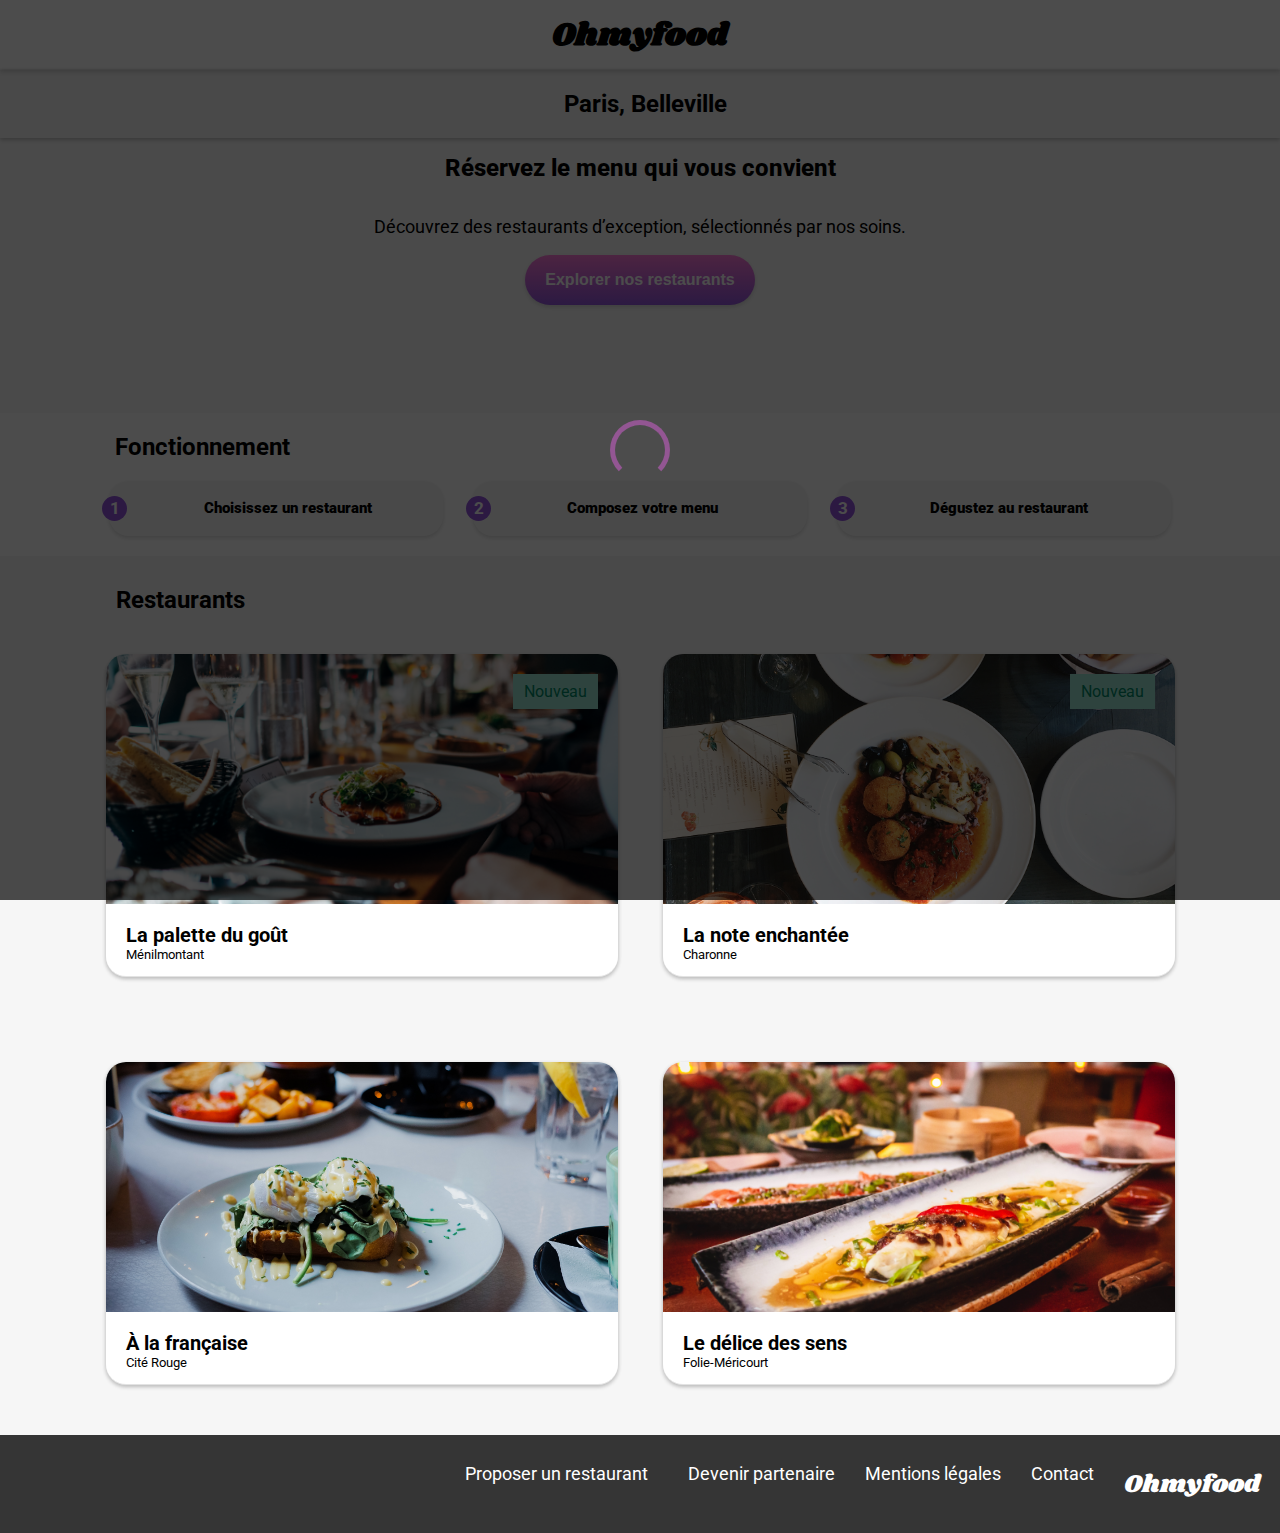
<file: index.html>
<!DOCTYPE html>
<html lang="fr">

<head>
    <meta charset="UTF-8">
    <meta name="viewport" content="width=device-width, initial-scale=1.0">
    <title>Ohmyfood</title>
    <link rel="preconnect" href="https://fonts.googleapis.com">
    <link rel="preconnect" href="https://fonts.gstatic.com" crossorigin>
    <link href="https://fonts.googleapis.com/css2?family=Roboto&family=Shrikhand&display=swap" rel="stylesheet">
    <link rel="preconnect" href="https://fonts.googleapis.com">
    <link rel="preconnect" href="https://fonts.gstatic.com" crossorigin>
    <link href="https://fonts.googleapis.com/css2?family=Shrikhand&display=swap" rel="stylesheet">
    <link rel="stylesheet" href="https://cdnjs.cloudflare.com/ajax/libs/font-awesome/6.2.1/css/all.min.css"
        integrity="sha512-MV7K8+y+gLIBoVD59lQIYicR65iaqukzvf/nwasF0nqhPay5w/9lJmVM2hMDcnK1OnMGCdVK+iQrJ7lzPJQd1w=="
        crossorigin="anonymous" referrerpolicy="no-referrer">
    <link rel="stylesheet" href="./assets/css/style.css">
</head>

<body>
    <div class="loader-container">
        <div class="loader"></div>
    </div>


    <div class="main-container">



        <header class="header">
            <h1>Ohmyfood</h1>
        </header>

        <div class="search">
            <i class="fa-solid fa-location-dot"></i>
            <h2>Paris, Belleville</h2>
        </div>


        <div class="book">
            <h1 class="book-title">Réservez le menu qui vous convient</h1>
            <p class="book-text">Découvrez des restaurants d’exception, sélectionnés par nos soins.</p>

            <button class="book-boutton" type="submit"> Explorer nos restaurants</button>

        </div>


        <section class="fonctionnement">

            <h2>Fonctionnement</h2>
            <div class="filters">
                <div class="fonctionnement-filters">

                    <div class="fonctionnement-filter-1">

                        <div class="circle-1">1</div>

                        <div class="icone-1">
                            <i class="fa-solid fa-mobile-screen"></i>
                        </div>

                        <div class="fonctionnement-text-1">
                            <p>Choisissez un restaurant</p>
                        </div>

                    </div>


                    <div class="fonctionnement-filter">

                        <div class="circle">2</div>

                        <div class="icone-2">
                            <i class="fa-solid fa-list-ul"></i>
                        </div>
                        <p class="fonctionnement-text-2">Composez votre menu</p>
                    </div>
                    <div class="fonctionnement-filter">


                        <div class="circle">3</div>

                        <div class="icone-3">
                            <i class="fa-solid fa-store"></i>
                        </div>
                        <p class="fonctionnement-text-3">Dégustez au restaurant</p>
                    </div>
                </div>
            </div>

        </section>
        <section class="restaurant">
            <div class="restaurant-title">
                <h2>Restaurants</h2>
            </div>

            <div class="restaurant-cards">

                <div class="cards">
                    <article class="card">
                        <a href="./restaurants/la-palette-du-gout.html">
                            <div class="card new">
                                <div>
                                    <img src="assets/images/restaurants/jay-wennington-N_Y88TWmGwA-unsplash.jpg"
                                        alt="photo d'un plat">

                                </div>

                                <div class="card-description">
                                    <div class="card-title">
                                        <h2>La palette du goût</h2>
                                        <p>Ménilmontant</p>
                                    </div>
                                    <div class="heart">
                                        <i class="fa-regular fa-heart empty"></i>
                                        <i class="fa-solid fa-heart full"></i>
                                    </div>
                                </div>
                            </div>
                        </a>
                    </article>
                </div>

                <div class="cards">
                    <article class="card">
                        <a href="./restaurants/la-note-enchantee.html">
                            <div class="card new">
                                <div >
                                    <img src= "./assets/images/restaurants/stil-u2Lp8tXIcjw-unsplash.jpg"
                                        alt="photo d'un plat">

                                </div>

                                <div class="card-description">
                                    <div class="card-title">
                                        <h2>La note enchantée</h2>
                                        <p>Charonne</p>
                                    </div>
                                    <div class="heart">
                                        <i class="fa-regular fa-heart empty"></i>
                                        <i class="fa-solid fa-heart full"></i>
                                    </div>
                                </div>
                            </div>
                        </a>
                    </article>
                </div>

                <div class="cards">
                    <article class="card">
                        <a href="./restaurants/a-la-française.html">
                            <div class="card">
                                <img src="assets/images/restaurants/toa-heftiba-DQKerTsQwi0-unsplash.jpg" alt="photo">
                                <div class="card-description">
                                    <div class="card-title">
                                        <h2>À la française</h2>
                                        <p>Cité Rouge</p>
                                    </div>
                                    <div class="heart">
                                        <i class="fa-regular fa-heart empty"></i>
                                        <i class="fa-solid fa-heart full"></i>
                                    </div>
                                </div>
                            </div>
                        </a>
                    </article>
                </div>
                <div class="cards">
                    <article class="card">
                        <a href="./restaurants/le-delice-des-sens.html">
                            <div class="card">
                                <img src="assets/images/restaurants/louis-hansel-shotsoflouis-qNBGVyOCY8Q-unsplash.jpg"
                                    alt="photo d'un plat">
                                    <div class="card-description">
                                    <div class="card-title">
                                        <h2>Le délice des sens</h2>
                                        <p>Folie-Méricourt</p>

                                    </div>
                                    <div class="heart">
                                        <i class="fa-regular fa-heart empty"></i>
                                        <i class="fa-solid fa-heart full"></i>
                                    </div>
                                </div>
                            </div>
                        </a>
                    </article>
                </div>
            </div>
        </section>

        <footer>
            <div class="footer">
                <div class="footer-title">
                    <h2>Ohmyfood</h2>
                </div>
                <div class="footer-description">


                    <div class="footer-text">
                        <i class="fa-solid fa-utensils"></i>
                        <p> Proposer un restaurant</p>
                    </div>

                    <div class="footer-text">
                        <i class="fa-regular fa-handshake"></i>
                        <p>Devenir partenaire</p>
                    </div>

                    <p>Mentions légales</p>
                    <p>
                        <a href="mailto:hager_22@hotmail.com">Contact</a>
                    </p>
                </div>
            </div>
           
        </footer>
    </div>
</body>

</html>
</file>
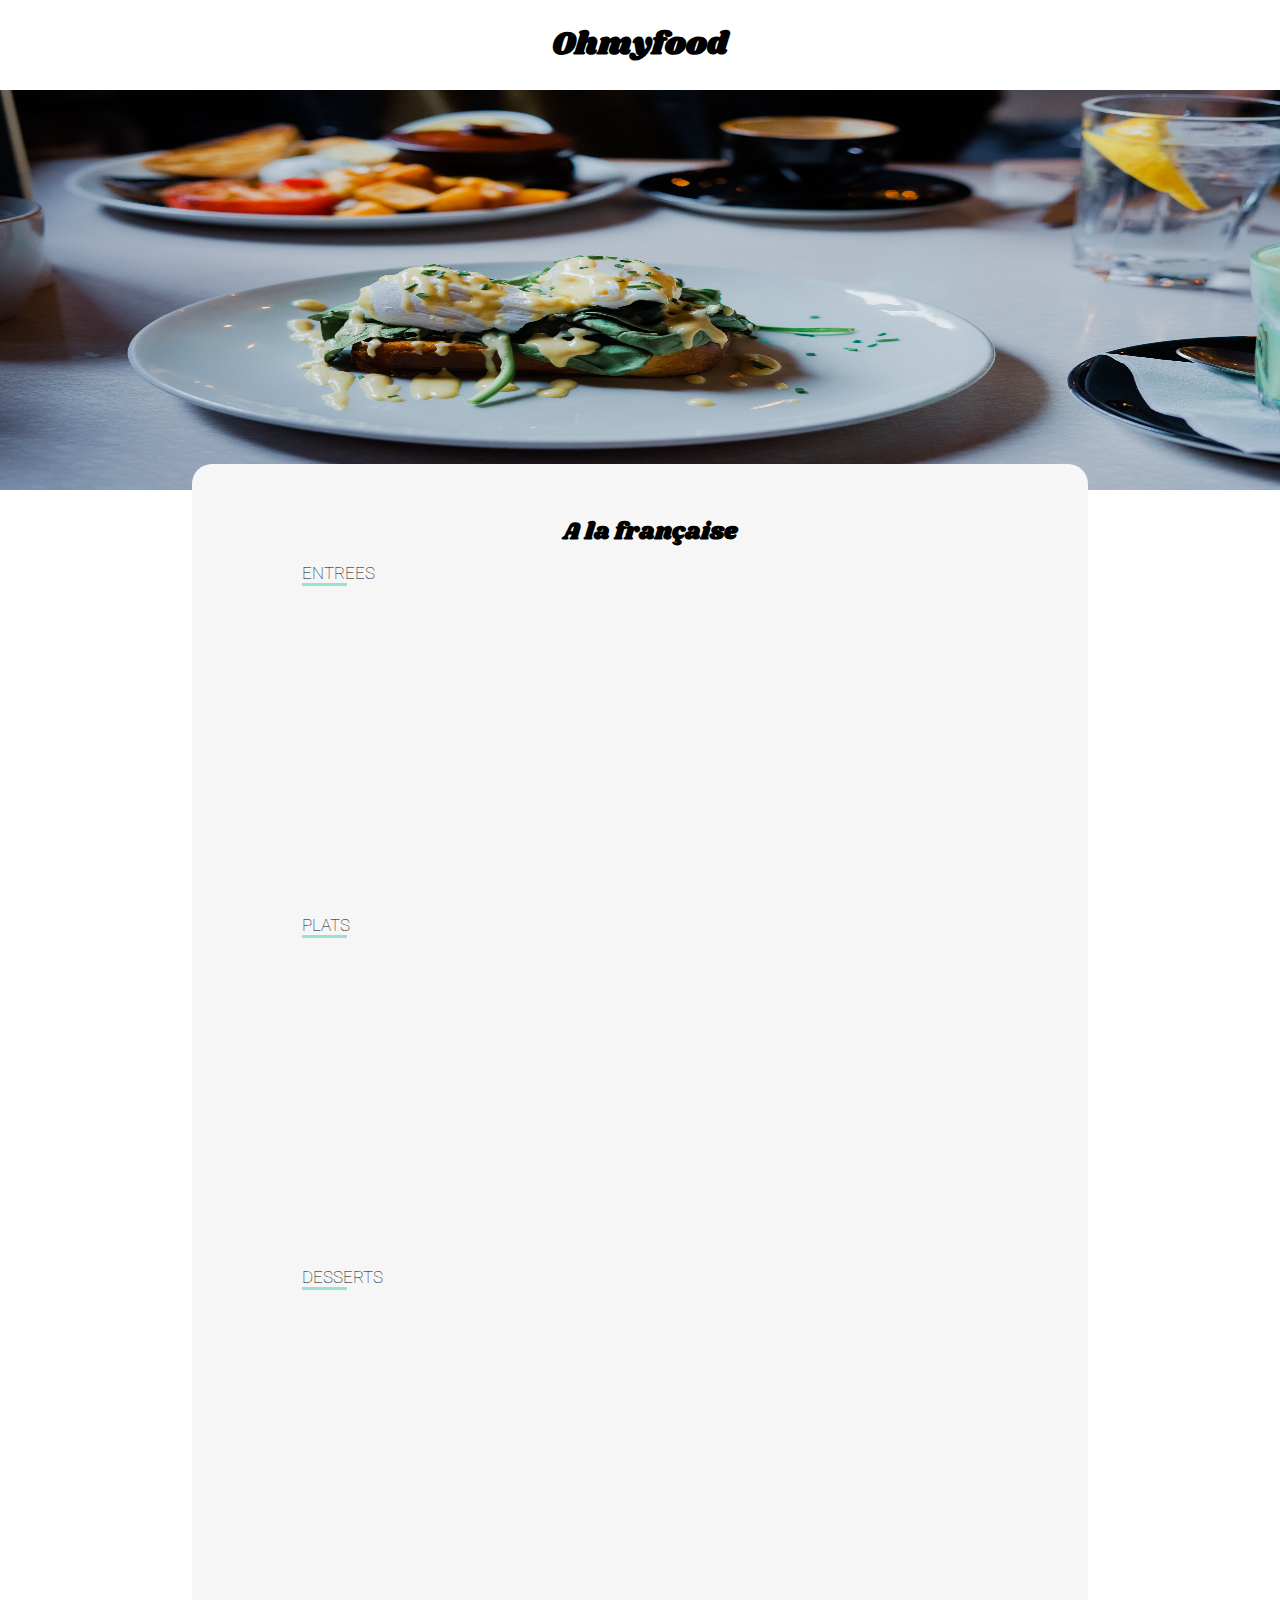
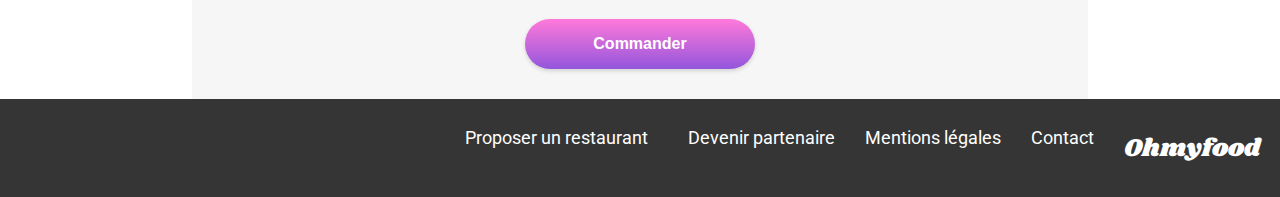
<file: restaurants/a-la-française.html>
<!DOCTYPE html>
<html lang="en">

<head>
    <meta charset="UTF-8">
    <meta name="viewport" content="width=device-width, initial-scale=1.0">
    <title>À la française</title>
    <link rel="preconnect" href="https://fonts.googleapis.com">
    <link rel="preconnect" href="https://fonts.gstatic.com" crossorigin>
    <link href="https://fonts.googleapis.com/css2?family=Roboto&family=Shrikhand&display=swap" rel="stylesheet">
    <link rel="preconnect" href="https://fonts.googleapis.com">
    <link rel="preconnect" href="https://fonts.gstatic.com" crossorigin>
    <link href="https://fonts.googleapis.com/css2?family=Shrikhand&display=swap" rel="stylesheet">
    <link rel="stylesheet" href="https://cdnjs.cloudflare.com/ajax/libs/font-awesome/6.2.1/css/all.min.css"
        integrity="sha512-MV7K8+y+gLIBoVD59lQIYicR65iaqukzvf/nwasF0nqhPay5w/9lJmVM2hMDcnK1OnMGCdVK+iQrJ7lzPJQd1w=="
        crossorigin="anonymous" referrerpolicy="no-referrer">
    <link rel="stylesheet" href="../assets/css/style.css">
</head>

<body>
    <div class="main-container">


        <header class="header-menu">

            <a href="/index.html" class="arrow">
                <i class="fa-solid fa-arrow-left"></i>
            </a>
            <h1>Ohmyfood</h1>

        </header>

        <div class="img-menu">
            <img src="../assets/images/restaurants/toa-heftiba-DQKerTsQwi0-unsplash.jpg">
        </div>

        <div class="position-menu">

            <div class="menu-section">
                <section class="menu">

                    <div class="menu-title">
                        <h2>A la française</h2>
                        <div class="heart-menu">
                            <i class="fa-regular fa-heart empty"></i>
                            <i class="fa-solid fa-heart full"></i>

                        </div>
                    </div>


                    <div class="affiche-menu">
                        <section class="entree-plats-desserts">
                            <div class="sous-titre">
                                <h2>ENTREES</h2>
                            </div>
                            <div class="entree">
                                <ul>

                                    <li class="choix">

                                        <div class="indication">
                                            <div class="info">
                                                <h3>Tartare de poulpe acidulé</h3>
                                                <p>Aux zestes d'orange</p>

                                            </div>
                                            <div class="price">
                                                <p>25€</p>
                                            </div>
                                        </div>

                                        <span class="check">
                                            <i class="fa-solid fa-check"></i>
                                        </span>

                                    </li>

                                    <li class="choix">
                                        <div class="indication">
                                            <div class="info">
                                                <h3>Velouté de légumes d'antan</h3>
                                                <p>Carotte, panais, topinambour</p>
                                            </div>
                                            <div class="price">
                                                <p>35€</p>
                                            </div>
                                        </div>

                                        <span class="check">
                                            <i class="fa-solid fa-check"></i>
                                        </span>

                                    </li>
                                    <li class="choix">
                                        <div class="indication">
                                            <div class="info">
                                                <h3>Soupe à l'oignon</h3>
                                                <p>Revisitée</p>
                                            </div>
                                            <div class="price">
                                                <p>20€</p>
                                            </div>
                                        </div>
                                        <span class="check">
                                            <i class="fa-solid fa-check"></i>
                                        </span>
                                    </li>

                                </ul>
                            </div>

                        </section>


                        <section class="entree-plats-desserts">
                            <div class="sous-titre">
                                <h2>PLATS</h2>
                            </div>
                            <div class="plats">
                                <ul>

                                    <li class="choix">
                                        <div class="indication">
                                            <div class="info">
                                                <h3>Coquilles Saint-Jacques</h3>
                                                <p>Accompagnées d'une purée de panais</p>
                                            </div>
                                            <div class="price">
                                                <p>40€</p>
                                            </div>
                                        </div>
                                        <span class="check">
                                            <i class="fa-solid fa-check"></i>
                                        </span>
                                    </li>
                                    <li class="choix">
                                        <div class="indication">
                                            <div class="info">
                                                <h3>Magret de canard</h3>
                                                <p>Et parmentier de pommes de terre</p>
                                            </div>
                                            <div class="price">
                                                <p>35€</p>
                                            </div>
                                        </div>
                                        <span class="check">
                                            <i class="fa-solid fa-check"></i>
                                        </span>
                                    </li>
                                    <li class="choix">
                                        <div class="indication">
                                            <div class="info">
                                                <h3> Pigeonneau d’Ille-et-Vilaine </h3>
                                                <p>Sur son lit de gnocchis aux légumes</p>
                                            </div>
                                            <div class="price">
                                                <p>44€</p>
                                            </div>
                                        </div>
                                        <span class="check">
                                            <i class="fa-solid fa-check"></i>
                                        </span>
                                    </li>

                                </ul>


                            </div>

                        </section>


                        <section class="entree-plats-desserts">
                            <div class="sous-titre">
                                <h2>DESSERTS</h2>
                            </div>
                            <div class="desserts">
                                <ul>

                                    <li class="choix">
                                        <div class="indication">
                                            <div class="info">
                                                <h3>Pétales de violettes glacés</h3>
                                                <p>Et purée de noisettes</p>
                                            </div>
                                            <p class="price">18€</p>
                                        </div>
                                        <span class="check">
                                            <i class="fa-solid fa-check"></i>
                                        </span>
                                    </li>
                                    <li class="choix">
                                        <div class="indication">
                                            <div class="info">
                                                <h3>Fondant au chocolat</h3>
                                                <p>Revisité</p>
                                            </div>
                                            <p class="price">22€</p>
                                        </div>
                                        <span class="check">
                                            <i class="fa-solid fa-check"></i>
                                        </span>
                                    </li>
                                    <li class="choix">
                                        <div class="indication">
                                            <div class="info">
                                                <h3>Millefeuille croustillant</h3>
                                                <p>Myrtilles et pâte d’amande</p>
                                            </div>
                                            <p class="price">23€</p>
                                        </div>
                                        <span class="check">
                                            <i class="fa-solid fa-check"></i>
                                        </span>
                                    </li>

                                    </lu>
                            </div>
                        </section>
                    </div>

                    <div class="book-menu">
                        <button class="book-boutton-menu" type="submit"> Commander</button>
                    </div>
                </section>
            </div>

            <footer>
                <div class="footer">
                    <div class="footer-title">
                        <h2>Ohmyfood</h2>
                    </div>
                    <div class="footer-description">


                        <div class="footer-text">
                            <i class="fa-solid fa-utensils"></i>
                            <p> Proposer un restaurant</p>
                        </div>

                        <div class="footer-text">
                            <i class="fa-regular fa-handshake"></i>
                            <p>Devenir partenaire</p>
                        </div>

                        <p>Mentions légales</p>
                        <p>
                            <a href="mailto:hager_22@hotmail.com">Contact</a>
                        </p>
                    </div>
                </div>

            </footer>


        </div>
    </div>



</body>

</html>
</file>
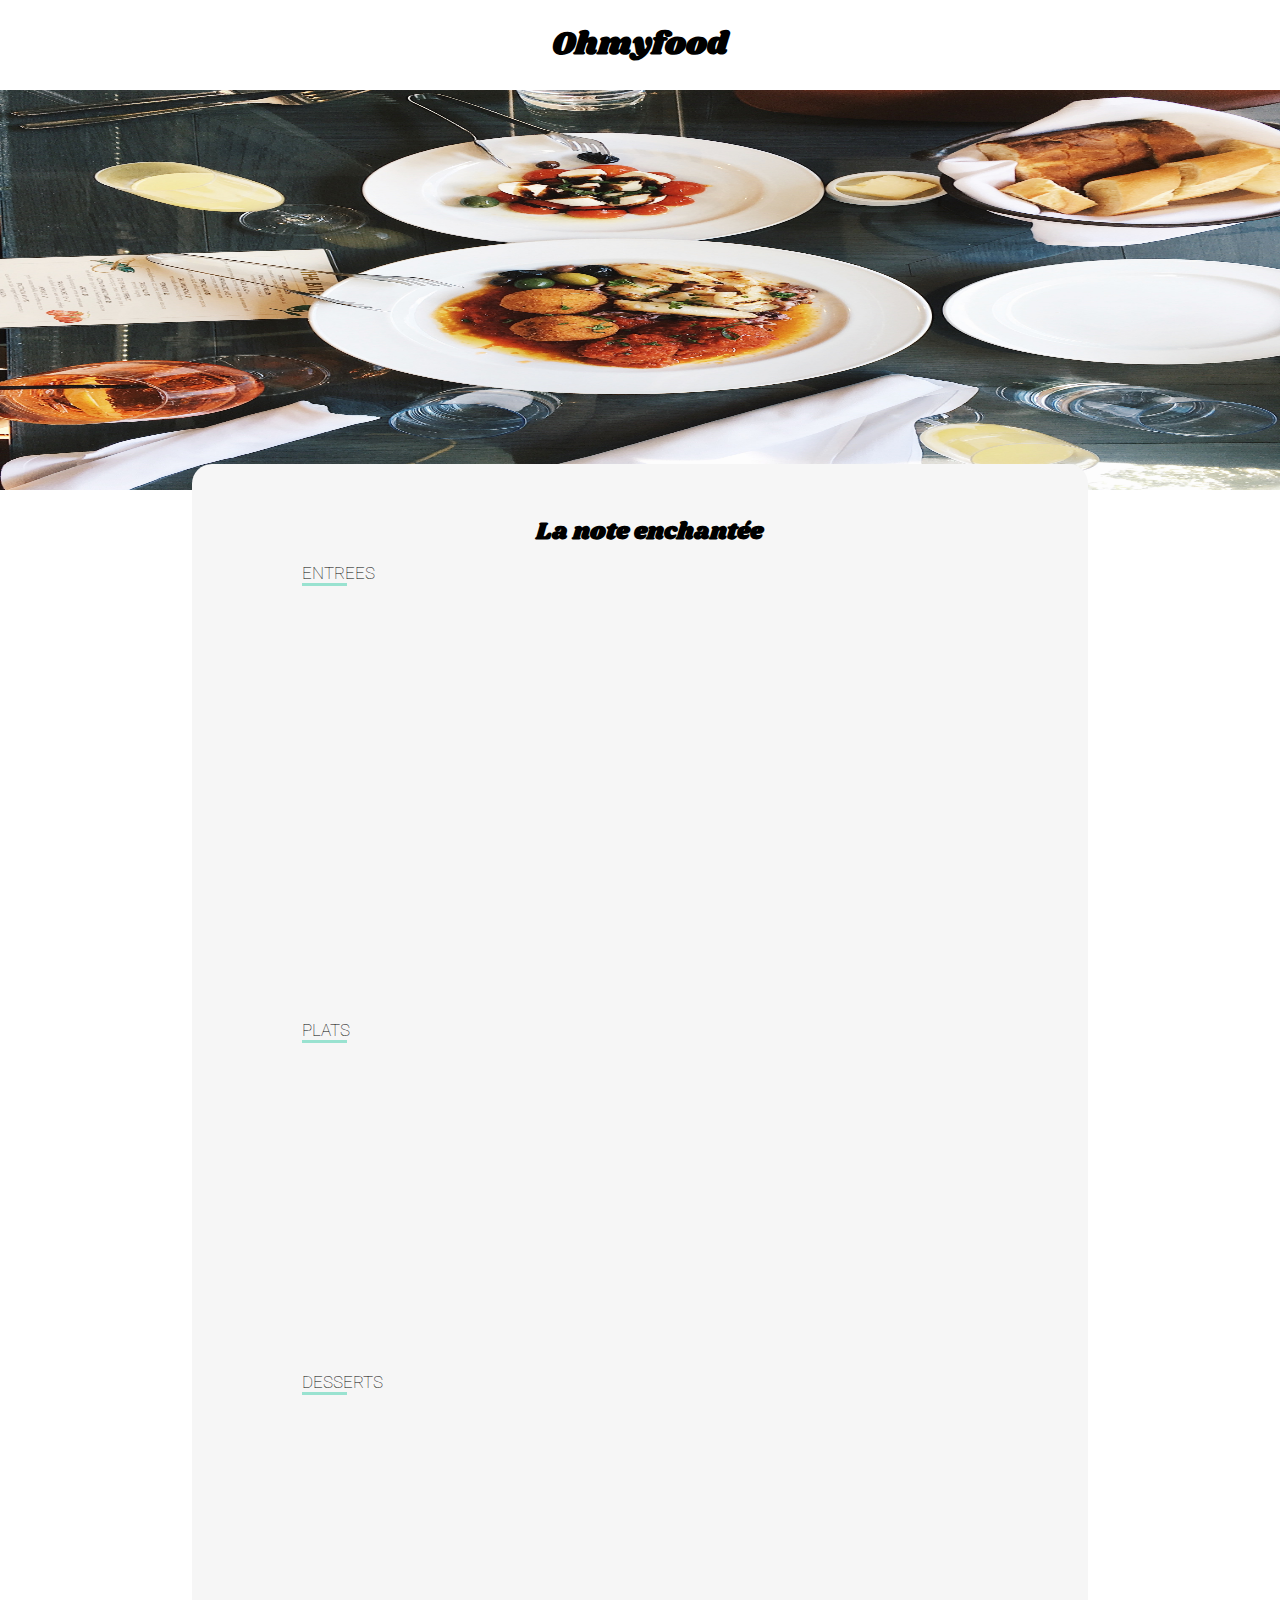
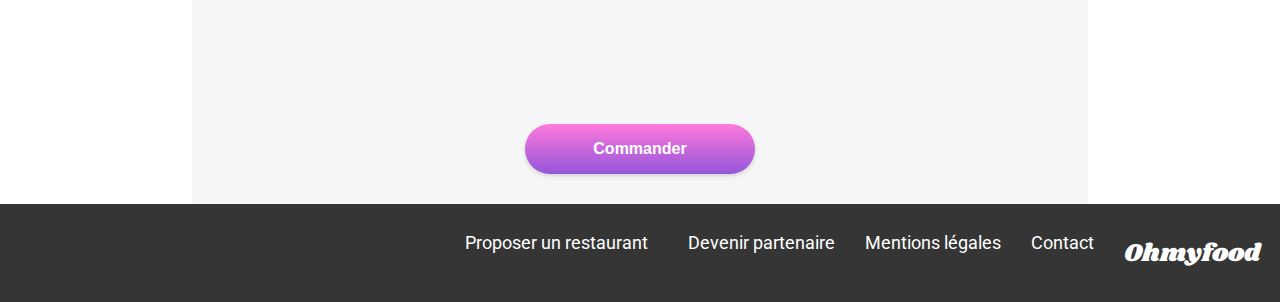
<file: restaurants/la-note-enchantee.html>
<!DOCTYPE html>
<html lang="en">

<head>
    <meta charset="UTF-8">
    <meta name="viewport" content="width=device-width, initial-scale=1.0">
    <title>La note enchantée</title>
    <link rel="preconnect" href="https://fonts.googleapis.com">
    <link rel="preconnect" href="https://fonts.gstatic.com" crossorigin>
    <link href="https://fonts.googleapis.com/css2?family=Roboto&family=Shrikhand&display=swap" rel="stylesheet">
    <link rel="preconnect" href="https://fonts.googleapis.com">
    <link rel="preconnect" href="https://fonts.gstatic.com" crossorigin>
    <link href="https://fonts.googleapis.com/css2?family=Shrikhand&display=swap" rel="stylesheet">
    <link rel="stylesheet" href="https://cdnjs.cloudflare.com/ajax/libs/font-awesome/6.2.1/css/all.min.css"
        integrity="sha512-MV7K8+y+gLIBoVD59lQIYicR65iaqukzvf/nwasF0nqhPay5w/9lJmVM2hMDcnK1OnMGCdVK+iQrJ7lzPJQd1w=="
        crossorigin="anonymous" referrerpolicy="no-referrer">
    <link rel="stylesheet" href="../assets/css/style.css">
</head>

<body>
    <div class="main-container">


        <header class="header-menu">

            <a href="/index.html" class="arrow">
                <i class="fa-solid fa-arrow-left"></i>
            </a>
            <h1>Ohmyfood</h1>

        </header>

        <div class="img-menu">
            <img src="../assets/images/restaurants/stil-u2Lp8tXIcjw-unsplash.jpg">
        </div>

        <div class="position-menu">

            <div class="menu-section">
                <section class="menu">

                    <div class="menu-title">
                        <h2>La note enchantée</h2>
                        <div class="heart-menu">
                            <i class="fa-regular fa-heart empty"></i>
                            <i class="fa-solid fa-heart full"></i>

                        </div>
                    </div>


                    <div class="affiche-menu">
                        <section class="entree-plats-desserts">
                            <div class="sous-titre">
                                <h2>ENTREES</h2>
                            </div>
                            <div class="entree">
                                <ul>

                                    <li class="choix">

                                        <div class="indication">
                                            <div class="info">
                                                <h3>Ravioles de foie gras </h3>
                                                <p>Accompagnées de leur crème à la truffe</p>

                                            </div>
                                            <div class="price">
                                                <p>25€</p>
                                            </div>
                                        </div>

                                        <span class="check">
                                            <i class="fa-solid fa-check"></i>
                                        </span>

                                    </li>
                                    <li class="choix">
                                        <div class="indication">
                                            <div class="info">
                                                <h3>Caviar osciètre</h3>
                                                <p>Sur blini à la farine de blé noir</p>
                                            </div>
                                            <div class="price">
                                                <p>35€</p>
                                            </div>
                                        </div>
                                        <span class="check">
                                            <i class="fa-solid fa-check"></i>
                                        </span>
                                    </li>
                                    <li class="choix">
                                        <div class="indication">
                                            <div class="info">
                                                <h3>Homard et espuma de potiron</h3>
                                                <p>Marinés aux zestes d'orange</p>
                                            </div>
                                            <div class="price">
                                                <p>20€</p>
                                            </div>
                                        </div>
                                        <span class="check">
                                            <i class="fa-solid fa-check"></i>
                                        </span>
                                    </li>
                                    <li class="choix">
                                        <div class="indication">
                                            <div class="info">
                                                <h3>Foie gras de canard mi-cuit</h3>
                                                <p>Confiture de figue et pain toasté</p>
                                            </div>
                                            <div class="price">
                                                <p>35€</p>
                                            </div>
                                        </div>
                                        <span class="check">
                                            <i class="fa-solid fa-check"></i>
                                        </span>
                                    </li>
                                </ul>
                            </div>

                        </section>


                        <section class="entree-plats-desserts">
                            <div class="sous-titre">
                                <h2>PLATS</h2>
                            </div>
                            <div class="plats">
                                <ul>

                                    <li class="choix">
                                        <div class="indication">
                                            <div class="info">
                                                <h3>Noix de coquilles Saint-Jacques</h3>
                                                <p>Sur lit de purée de céleri-rave</p>
                                            </div>
                                            <div class="price">
                                                <p>40€</p>
                                            </div>
                                        </div>
                                        <span class="check">
                                            <i class="fa-solid fa-check"></i>
                                        </span>
                                    </li>
                                    <li class="choix">
                                        <div class="indication">
                                            <div class="info">
                                                <h3>Langoustine poêlée</h3>
                                                <p>Purée de patate douce</p>
                                            </div>
                                            <div class="price">
                                                <p>35€</p>
                                            </div>
                                        </div>
                                        <span class="check">
                                            <i class="fa-solid fa-check"></i>
                                        </span>
                                    </li>
                                    <li class="choix">
                                        <div class="indication">
                                            <div class="info">
                                                <h3> Mijoté de queue de bœuf </h3>
                                                <p>Et riz sauvage aux zestes de citron</p>
                                            </div>
                                            <div class="price">
                                                <p>44€</p>
                                            </div>
                                        </div>
                                        <span class="check">
                                            <i class="fa-solid fa-check"></i>
                                        </span>
                                    </li>

                                </ul>


                            </div>

                        </section>


                        <section class="entree-plats-desserts">
                            <div class="sous-titre">
                                <h2>DESSERTS</h2>
                            </div>
                            <div class="desserts">
                                <ul>

                                    <li class="choix">
                                        <div class="indication">
                                            <div class="info">
                                                <h3>Macaron noisette et chocolat</h3>
                                                <p>Glace au caramel brun et sel de Guérande</p>
                                            </div>
                                            <p class="price">18€</p>
                                        </div>
                                        <span class="check">
                                            <i class="fa-solid fa-check"></i>
                                        </span>
                                    </li>
                                    <li class="choix">
                                        <div class="indication">
                                            <div class="info">
                                                <h3>Baba au rhum revisité </h3>
                                                <p>Avec son coulis de citron</p>
                                            </div>
                                            <p class="price">22€</p>
                                        </div>
                                        <span class="check">
                                            <i class="fa-solid fa-check"></i>
                                        </span>
                                    </li>
                                    <li class="choix">
                                        <div class="indication">
                                            <div class="info">
                                                <h3>Tarte au citron meringuée </h3>
                                                <p>Déstructurée</p>
                                            </div>
                                            <p class="price">23€</p>
                                        </div>
                                        <span class="check">
                                            <i class="fa-solid fa-check"></i>
                                        </span>
                                    </li>

                                    </lu>
                            </div>
                        </section>
                    </div>

                    <div class="book-menu">
                        <button class="book-boutton-menu" type="submit"> Commander</button>
                    </div>
                </section>
            </div>





            <footer>
                <div class="footer">
                    <div class="footer-title">
                        <h2>Ohmyfood</h2>
                    </div>
                    <div class="footer-description">


                        <div class="footer-text">
                            <i class="fa-solid fa-utensils"></i>
                            <p> Proposer un restaurant</p>
                        </div>

                        <div class="footer-text">
                            <i class="fa-regular fa-handshake"></i>
                            <p>Devenir partenaire</p>
                        </div>

                        <p>Mentions légales</p>
                        <p>
                            <a href="mailto:hager_22@hotmail.com">Contact</a>
                        </p>
                    </div>
                </div>

            </footer>


        </div>
    </div>



</body>



</html>
</file>
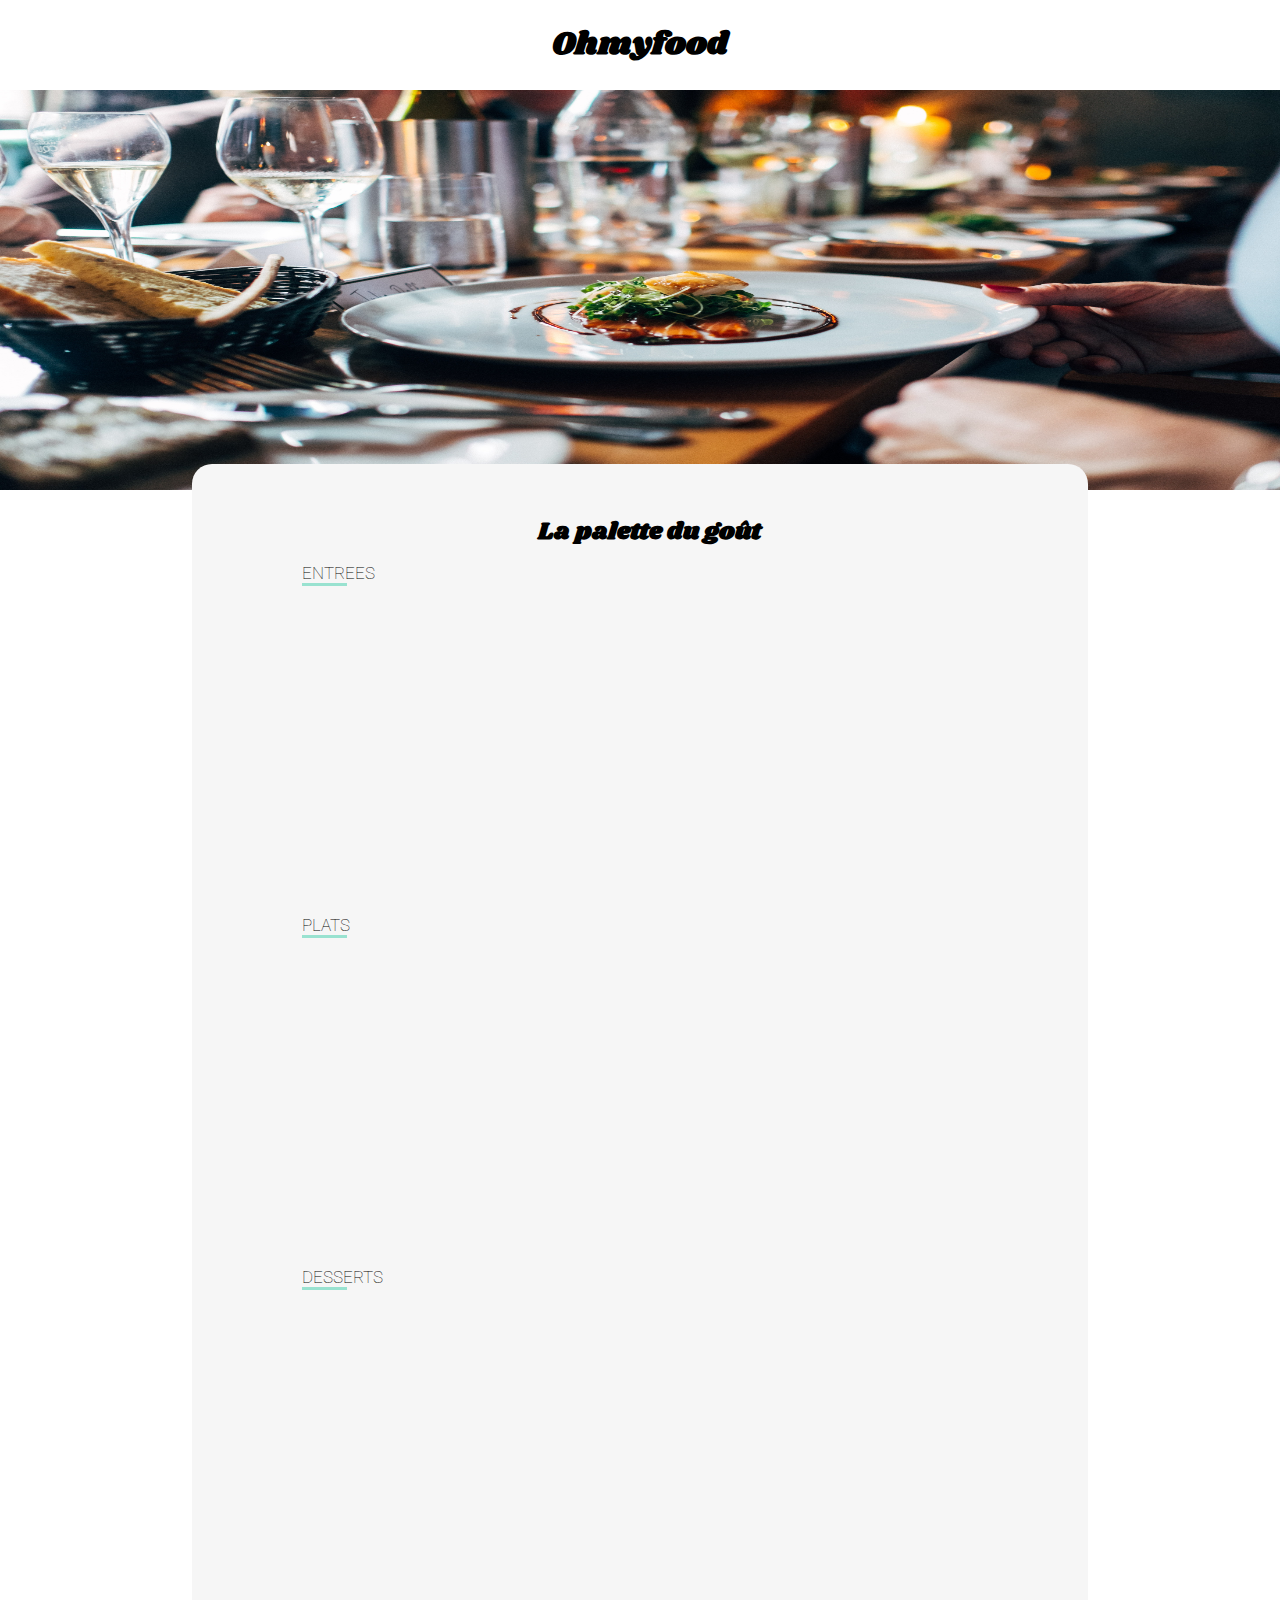
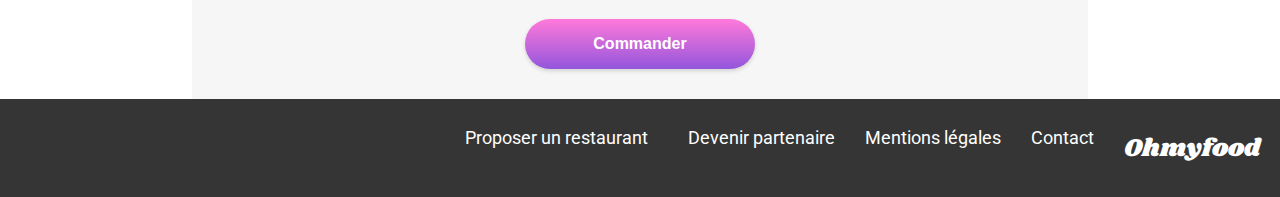
<file: restaurants/la-palette-du-gout.html>
<!DOCTYPE html>
<html lang="en">

<head>
    <meta charset="UTF-8">
    <meta name="viewport" content="width=device-width, initial-scale=1.0">
    <title>La palette du goût</title>
    <link rel="preconnect" href="https://fonts.googleapis.com">
    <link rel="preconnect" href="https://fonts.gstatic.com" crossorigin>
    <link href="https://fonts.googleapis.com/css2?family=Roboto&family=Shrikhand&display=swap" rel="stylesheet">
    <link rel="preconnect" href="https://fonts.googleapis.com">
    <link rel="preconnect" href="https://fonts.gstatic.com" crossorigin>
    <link href="https://fonts.googleapis.com/css2?family=Shrikhand&display=swap" rel="stylesheet">
    <link rel="stylesheet" href="https://cdnjs.cloudflare.com/ajax/libs/font-awesome/6.2.1/css/all.min.css"
        integrity="sha512-MV7K8+y+gLIBoVD59lQIYicR65iaqukzvf/nwasF0nqhPay5w/9lJmVM2hMDcnK1OnMGCdVK+iQrJ7lzPJQd1w=="
        crossorigin="anonymous" referrerpolicy="no-referrer">
    <link rel="stylesheet" href="../assets/css/style.css">
</head>

<body>
    <div class="main-container">


        <header class="header-menu">

            <a href="/index.html" class="arrow">
                <i class="fa-solid fa-arrow-left"></i>
            </a>
            <h1>Ohmyfood</h1>

        </header>

        <div class="img-menu">
            <img src="../assets/images/restaurants/jay-wennington-N_Y88TWmGwA-unsplash.jpg">
        </div>

        <div class="position-menu">

            <div class="menu-section">
                <section class="menu">

                    <div class="menu-title">
                        <h2>La palette du goût</h2>
                        <div class="heart-menu">
                            <i class="fa-regular fa-heart empty"></i>
                            <i class="fa-solid fa-heart full"></i>

                        </div>
                    </div>


                    <div class="affiche-menu">
                        <section class="entree-plats-desserts">
                            <div class="sous-titre">
                                <h2>ENTREES</h2>
                            </div>
                            <div class="entree">
                                <ul>

                                    <li class="choix">

                                        <div class="indication">
                                            <div class="info">
                                                <h3>Fricassée d'escargots</h3>
                                                <p>Au piment d'Espelette</p>

                                            </div>
                                            <div class="price">
                                                <p>25€</p>
                                            </div>
                                        </div>

                                        <span class="check">
                                            <i class="fa-solid fa-check"></i>
                                        </span>

                                    </li>
                                    <li class="choix">
                                        <div class="indication">
                                            <div class="info">
                                                <h3>Œuf au plat</h3>
                                                <p>Assaisonné à la truffe sur lit de caviar</p>
                                            </div>
                                            <div class="price">
                                                <p>20€</p>
                                            </div>
                                        </div>
                                        <span class="check">
                                            <i class="fa-solid fa-check"></i>
                                        </span>
                                    </li>
                                    <li class="choix">
                                        <div class="indication">
                                            <div class="info">
                                                <h3>Foie gras de canard mi-cuit</h3>
                                                <p>Et ses copeaux de truffe noire</p>
                                            </div>
                                            <div class="price">
                                                <p>35€</p>
                                            </div>
                                        </div>
                                        <span class="check">
                                            <i class="fa-solid fa-check"></i>
                                        </span>
                                    </li>

                                </ul>
                            </div>

                        </section>


                        <section class="entree-plats-desserts">
                            <div class="sous-titre">
                                <h2>PLATS</h2>
                            </div>
                            <div class="plats">
                                <ul>

                                    <li class="choix">
                                        <div class="indication">
                                            <div class="info">
                                                <h3>Filet de bœuf aux herbes</h3>
                                                <p>Accompagné de sa ribambelle de légumes</p>
                                            </div>
                                            <div class="price">
                                                <p>40€</p>
                                            </div>
                                        </div>
                                        <span class="check">
                                            <i class="fa-solid fa-check"></i>
                                        </span>
                                    </li>
                                    <li class="choix">
                                        <div class="indication">
                                            <div class="info">
                                                <h3>Parmentier de queue de bœuf</h3>
                                                <p>À la truffe noire sur sa purée de panais</p>
                                            </div>
                                            <div class="price">
                                                <p>35€</p>
                                            </div>
                                        </div>
                                        <span class="check">
                                            <i class="fa-solid fa-check"></i>
                                        </span>
                                    </li>
                                    <li class="choix">
                                        <div class="indication">
                                            <div class="info">
                                                <h3> Filet de turbot </h3>
                                                <p>Aux agrumes</p>
                                            </div>
                                            <div class="price">
                                                <p>44€</p>
                                            </div>
                                        </div>
                                        <span class="check">
                                            <i class="fa-solid fa-check"></i>
                                        </span>
                                    </li>

                                </ul>


                            </div>

                        </section>


                        <section class="entree-plats-desserts">
                            <div class="sous-titre">
                                <h2>DESSERTS</h2>
                            </div>
                            <div class="desserts">
                                <ul>

                                    <li class="choix">
                                        <div class="indication">
                                            <div class="info">
                                                <h3>Paris-Brest</h3>
                                                <p>Revisité</p>
                                            </div>
                                            <p class="price">18€</p>
                                        </div>
                                        <span class="check">
                                            <i class="fa-solid fa-check"></i>
                                        </span>
                                    </li>
                                    <li class="choix">
                                        <div class="indication">
                                            <div class="info">
                                                <h3>Macaron au chocolat d'exception</h3>
                                                <p>Et glace à la vanille de Madagascar</p>
                                            </div>
                                            <p class="price">22€</p>
                                        </div>
                                        <span class="check">
                                            <i class="fa-solid fa-check"></i>
                                        </span>
                                    </li>
                                    <li class="choix">
                                        <div class="indication">
                                            <div class="info">
                                                <h3>Mousse au chocolat</h3>
                                                <p>Au piment d'Espelette et à la truffe noire</p>
                                            </div>
                                            <p class="price">23€</p>
                                        </div>
                                        <span class="check">
                                            <i class="fa-solid fa-check"></i>
                                        </span>
                                    </li>

                                    </lu>
                            </div>
                        </section>
                    </div>

                    <div class="book-menu">
                        <button class="book-boutton-menu" type="submit"> Commander</button>
                    </div>
                </section>
            </div>





            <footer>
                <div class="footer">
                    <div class="footer-title">
                        <h2>Ohmyfood</h2>
                    </div>
                    <div class="footer-description">


                        <div class="footer-text">
                            <i class="fa-solid fa-utensils"></i>
                            <p> Proposer un restaurant</p>
                        </div>

                        <div class="footer-text">
                            <i class="fa-regular fa-handshake"></i>
                            <p>Devenir partenaire</p>
                        </div>

                        <p>Mentions légales</p>
                        <p>
                            <a href="mailto:hager_22@hotmail.com">Contact</a>
                        </p>
                    </div>
                </div>

            </footer>


        </div>
    </div>



</body>



</html>
</file>
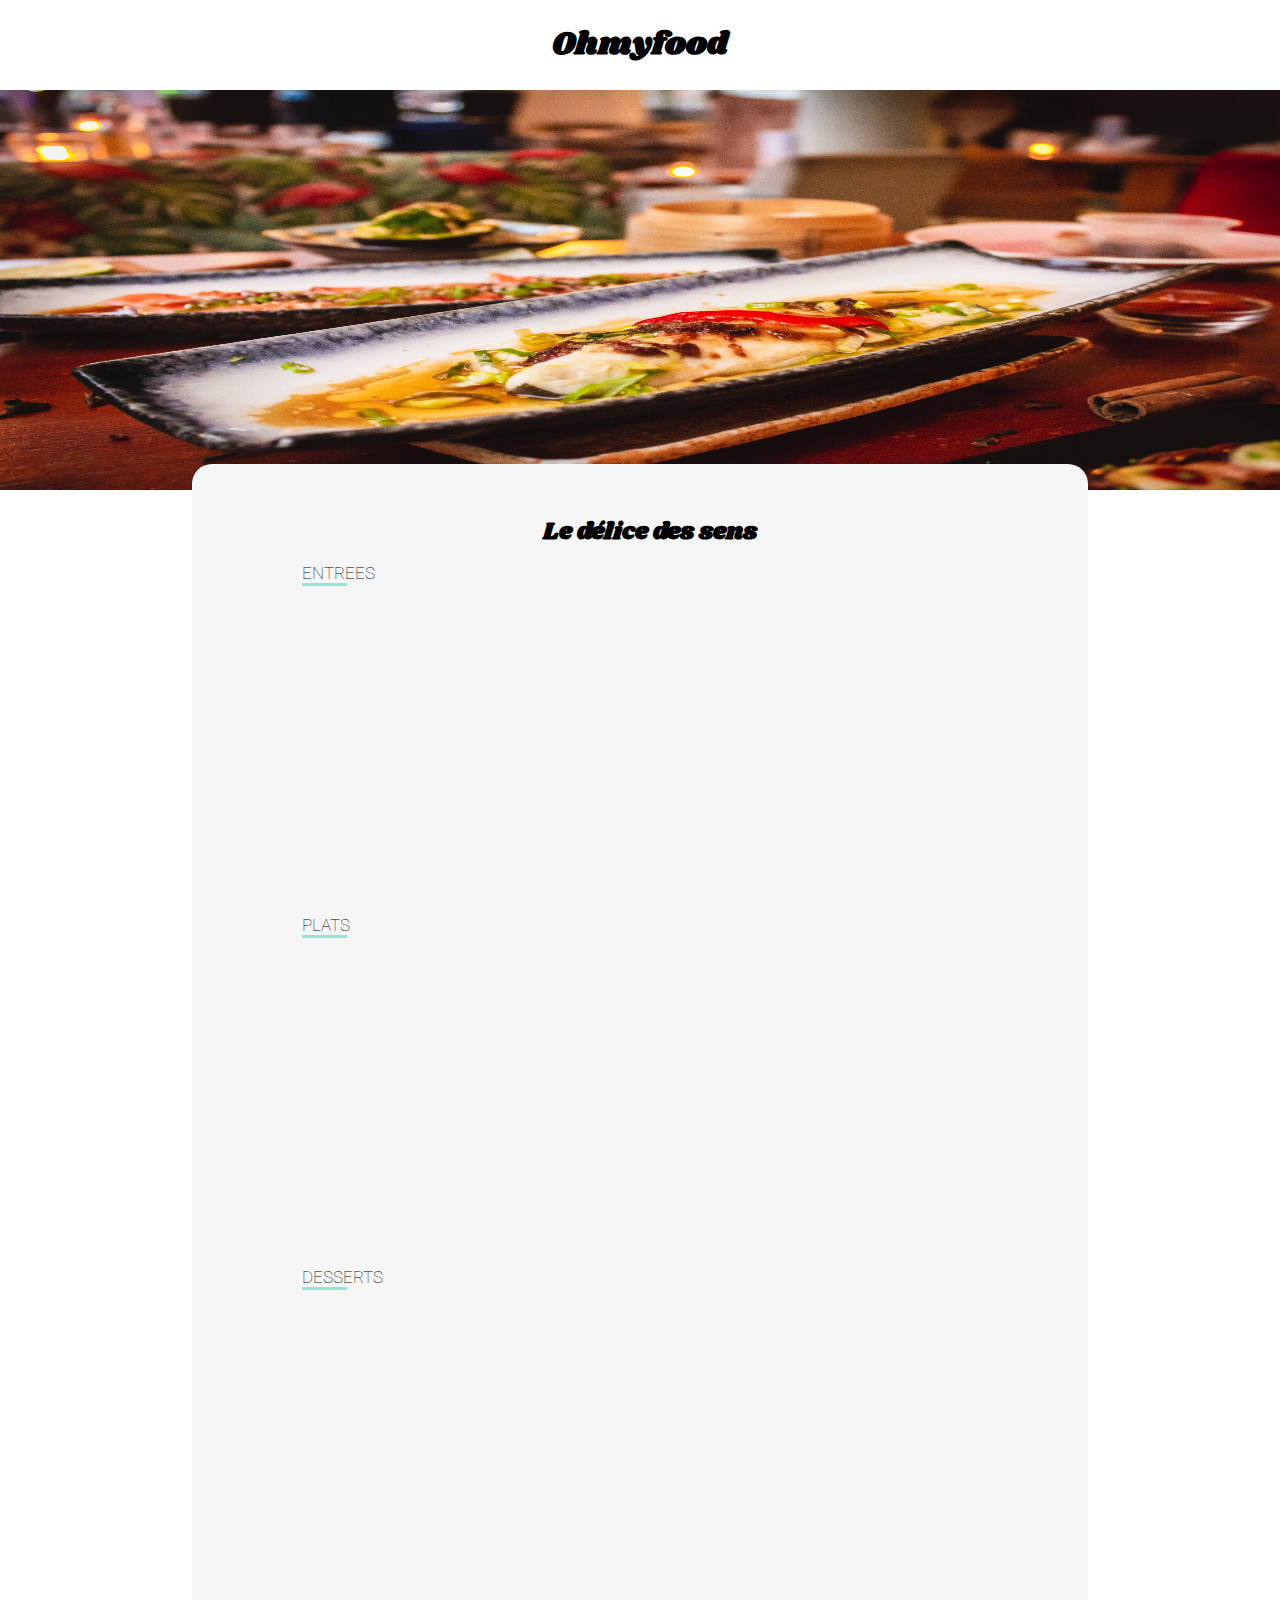
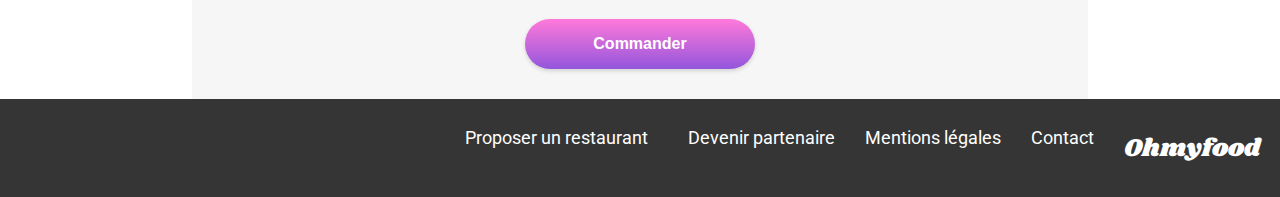
<file: restaurants/le-delice-des-sens.html>
<!DOCTYPE html>
<html lang="en">

<head>
    <meta charset="UTF-8">
    <meta name="viewport" content="width=device-width, initial-scale=1.0">
    <title>Le délice des sens</title>
    <link rel="preconnect" href="https://fonts.googleapis.com">
    <link rel="preconnect" href="https://fonts.gstatic.com" crossorigin>
    <link href="https://fonts.googleapis.com/css2?family=Roboto&family=Shrikhand&display=swap" rel="stylesheet">
    <link rel="preconnect" href="https://fonts.googleapis.com">
    <link rel="preconnect" href="https://fonts.gstatic.com" crossorigin>
    <link href="https://fonts.googleapis.com/css2?family=Shrikhand&display=swap" rel="stylesheet">
    <link rel="stylesheet" href="https://cdnjs.cloudflare.com/ajax/libs/font-awesome/6.2.1/css/all.min.css"
        integrity="sha512-MV7K8+y+gLIBoVD59lQIYicR65iaqukzvf/nwasF0nqhPay5w/9lJmVM2hMDcnK1OnMGCdVK+iQrJ7lzPJQd1w=="
        crossorigin="anonymous" referrerpolicy="no-referrer">
    <link rel="stylesheet" href="../assets/css/style.css">
</head>

<body>
    <div class="main-container">


        <header class="header-menu">

            <a href="/index.html" class="arrow">
                <i class="fa-solid fa-arrow-left"></i>
            </a>
            <h1>Ohmyfood</h1>

        </header>

        <div class="img-menu">
            <img src="../assets/images/restaurants/louis-hansel-shotsoflouis-qNBGVyOCY8Q-unsplash.jpg">
        </div>

        <div class="position-menu">

            <div class="menu-section">
                <section class="menu">

                    <div class="menu-title">
                        <h2>Le délice des sens</h2>
                        <div class="heart-menu">
                            <i class="fa-regular fa-heart empty"></i>
                            <i class="fa-solid fa-heart full"></i>

                        </div>
                    </div>


                    <div class="affiche-menu">
                        <section class="entree-plats-desserts">
                            <div class="sous-titre">
                                <h2>ENTREES</h2>
                            </div>
                            <div class="entree">
                                <ul>

                                    <li class="choix">

                                        <div class="indication">
                                            <div class="info">
                                                <h3>Tartare de thon</h3>
                                                <p>Assaisonné au yuzu</p>

                                            </div>
                                            <div class="price">
                                                <p>25€</p>
                                            </div>
                                        </div>

                                        <span class="check">
                                            <i class="fa-solid fa-check"></i>
                                        </span>

                                    </li>
                                    <li class="choix">
                                        <div class="indication">
                                            <div class="info">
                                                <h3>Bouchée de homard croustillant </h3>
                                                <p>Et sa farandole de petits légumes</p>
                                            </div>
                                            <div class="price">
                                                <p>35€</p>
                                            </div>
                                        </div>
                                        <span class="check">
                                            <i class="fa-solid fa-check"></i>
                                        </span>
                                    </li>
                                    <li class="choix">
                                        <div class="indication">
                                            <div class="info">
                                                <h3>Velouté de cèpes </h3>
                                                <p>Aux truffes</p>
                                            </div>
                                            <div class="price">
                                                <p>20€</p>
                                            </div>
                                        </div>
                                        <span class="check">
                                            <i class="fa-solid fa-check"></i>
                                        </span>
                                    </li>

                                </ul>
                            </div>

                        </section>


                        <section class="entree-plats-desserts">
                            <div class="sous-titre">
                                <h2>PLATS</h2>
                            </div>
                            <div class="plats">
                                <ul>

                                    <li class="choix">
                                        <div class="indication">
                                            <div class="info">
                                                <h3>Poulet rôti aux herbes de Provence </h3>
                                                <p>Et sa crème de truffe</p>
                                            </div>
                                            <div class="price">
                                                <p>40€</p>
                                            </div>
                                        </div>
                                        <span class="check">
                                            <i class="fa-solid fa-check"></i>
                                        </span>
                                    </li>
                                    <li class="choix">
                                        <div class="indication">
                                            <div class="info">
                                                <h3>Langouste rôtie</h3>
                                                <p>Et ses légumes de saison</p>
                                            </div>
                                            <div class="price">
                                                <p>35€</p>
                                            </div>
                                        </div>
                                        <span class="check">
                                            <i class="fa-solid fa-check"></i>
                                        </span>
                                    </li>
                                    <li class="choix">
                                        <div class="indication">
                                            <div class="info">
                                                <h3> Côte de bœuf Angus </h3>
                                                <p>Et sa purée de panais</p>
                                            </div>
                                            <div class="price">
                                                <p>44€</p>
                                            </div>
                                        </div>
                                        <span class="check">
                                            <i class="fa-solid fa-check"></i>
                                        </span>
                                    </li>

                                </ul>


                            </div>

                        </section>


                        <section class="entree-plats-desserts">
                            <div class="sous-titre">
                                <h2>DESSERTS</h2>
                            </div>
                            <div class="desserts">
                                <ul>

                                    <li class="choix">
                                        <div class="indication">
                                            <div class="info">
                                                <h3>Farandole de desserts</h3>
                                                <p>Du chef</p>
                                            </div>
                                            <p class="price">18€</p>
                                        </div>
                                        <span class="check">
                                            <i class="fa-solid fa-check"></i>
                                        </span>
                                    </li>
                                    <li class="choix">
                                        <div class="indication">
                                            <div class="info">
                                                <h3>Crème brulée </h3>
                                                <p>Revisitée</p>
                                            </div>
                                            <p class="price">22€</p>
                                        </div>
                                        <span class="check">
                                            <i class="fa-solid fa-check"></i>
                                        </span>
                                    </li>
                                    <li class="choix">
                                        <div class="indication">
                                            <div class="info">
                                                <h3>Tiramisu </h3>
                                                <p>À la noisette</p>
                                            </div>
                                            <p class="price">23€</p>
                                        </div>
                                        <span class="check">
                                            <i class="fa-solid fa-check"></i>
                                        </span>
                                    </li>

                                    </lu>
                            </div>
                        </section>
                    </div>

                    <div class="book-menu">
                        <button class="book-boutton-menu" type="submit"> Commander</button>
                    </div>
                </section>
            </div>





            <footer>
                <div class="footer">
                    <div class="footer-title">
                        <h2>Ohmyfood</h2>
                    </div>
                    <div class="footer-description">


                        <div class="footer-text">
                            <i class="fa-solid fa-utensils"></i>
                            <p> Proposer un restaurant</p>
                        </div>

                        <div class="footer-text">
                            <i class="fa-regular fa-handshake"></i>
                            <p>Devenir partenaire</p>
                        </div>

                        <p>Mentions légales</p>
                        <p>
                            <a href="mailto:hager_22@hotmail.com">Contact</a>
                        </p>
                    </div>
                </div>

            </footer>


        </div>
    </div>



</body>

</html>
</file>
<file: assets/css/style.css>
@charset "UTF-8";
body {
  margin: 0;
}

a {
  text-decoration: none;
  color: black;
}

.header-menu {
  font-family: "shrikhand", sans-serif;
  text-align: center;
  position: relative;
}

.arrow {
  position: absolute;
  left: 20px;
  top: 5px;
  font-size: 25px;
}

.menu {
  background-color: #f6f6f6;
  border-radius: 20px 20px 0px 0px;
  width: 100%;
}
.menu h2 {
  font-family: "shrikhand", sans-serif;
  padding-left: 20px;
  font-size: 24px;
  padding-top: 30px;
  margin-bottom: 0;
}

.img-menu {
  position: relative;
}

img {
  width: 100%;
}

.book-menu {
  display: flex;
  justify-content: center;
  padding-bottom: 30px;
}

/***Boutton***/
.book-boutton-menu {
  color: white;
  background-image: linear-gradient(to top, #9356DC, #FF79DA);
  padding: 5px;
  height: 50px;
  border-radius: 25px;
  font-size: 16px;
  width: 230px;
  font-weight: bold;
  border: none;
  box-shadow: 0px 2px 4px 0px rgba(0, 0, 0, 0.15);
}
.book-boutton-menu:hover {
  transform: scaleX(1.05);
  transition: 200ms;
  cursor: pointer;
  box-shadow: 0px 2px 4px 0px rgba(0, 0, 0, 0.7);
  background-image: linear-gradient(to top, #d0b9f3, #f7b0da);
}

.position-menu {
  position: absolute;
  width: 100%;
  margin-top: -55px;
}

/****animation apparition carte menu****/
.entree {
  opacity: 0;
  animation: fadeIn 1s ease forwards;
  animation-delay: 0.5s;
}

.plats {
  opacity: 0;
  animation: fadeIn 1s ease forwards;
  animation-delay: 1s;
}

.desserts {
  opacity: 0;
  animation: fadeIn 1s ease forwards;
  animation-delay: 1.5s;
}

@keyframes fadeIn {
  from {
    opacity: 0;
  }
  to {
    opacity: 1;
  }
}
/***heart****/
.heart-menu {
  position: relative;
  bottom: 31px;
  left: 82%;
  width: 40px;
}
.heart-menu .empty {
  position: absolute;
  z-index: 3;
  opacity: 1;
  color: black;
  background-color: #f6f6f6;
  font-size: 26px;
}
.heart-menu .empty:hover {
  opacity: 0;
  transition: 200ms;
}
.heart-menu .full {
  z-index: 2;
  background: linear-gradient(to top, #9356DC, #FF79DA);
  background-clip: text;
  -webkit-background-clip: text;
  color: transparent;
  font-size: 24px;
}

/*******fin du code heart*****/
ul {
  display: flex;
  flex-direction: column;
  justify-content: center;
  padding: 0;
  align-items: center;
  gap: 15px;
}

.entree-plats-desserts h2 {
  font-family: "roboto", sans-serif;
  padding-left: 20px;
  font-size: 17px;
  font-weight: 100;
  position: relative;
  padding-top: 0;
  /***barre  verte en dessous du sous-titre***/
}
.entree-plats-desserts h2::after {
  content: "";
  position: absolute;
  top: 20px;
  left: 20px;
  height: 3px;
  width: 45px;
  background-color: #99e2d0;
}

.info p {
  font-size: 12px;
}

.indication {
  display: flex;
  width: 100%;
  gap: 5%;
  justify-content: space-between;
  padding-left: 10px;
  padding-right: 10px;
}

/**** animation check ****/
.check {
  display: flex;
  justify-content: flex-end;
  width: 60px;
  height: 100%;
  border-radius: 0px 16px 16px 0px;
  transition: all 0.3s ease-out;
  opacity: 0;
  background-color: #99e2d0;
}

.choix {
  font-family: "roboto", sans-serif;
  display: flex;
  border-radius: 20px;
  align-items: center;
  height: 90px;
  background-color: white;
  width: 95%;
  position: relative;
  box-shadow: 0px 2px 4px 0px rgba(0, 0, 0, 0.15);
  /****texte rogné****/
}
.choix:hover h3,
.choix:hover .info p {
  width: 75%;
  text-overflow: ellipsis;
  overflow: hidden;
  white-space: nowrap;
}
.choix h3 {
  margin-top: 5px;
  margin-bottom: 0;
  font-size: 15px;
}
.choix i {
  display: flex;
  justify-content: center;
  align-items: center;
  margin: 26px 16px 20px 16px;
  width: 10px;
  height: 10px;
  border-radius: 50px;
  background-color: white;
  padding: 10px;
}
.choix .fa-check {
  font-size: 16px;
  color: #99e2d0;
}
.choix:hover span {
  opacity: 1;
  transition: all 0.3s ease-out;
}
.choix:hover .fa-check {
  transition: all 0.5s ease-out;
  transform: rotate(-360deg);
}
.choix:hover .price {
  transform: translateX(-60px);
  transition: all 0.3s ease-out;
  opacity: 1;
}

.price {
  display: flex;
  justify-content: flex-start;
  align-items: center;
  font-size: 14px;
  position: relative;
  left: 45px;
}

/****responsive*****/
@media screen and (min-width: 769px) {
  img {
    height: 400px;
  }
  .menu-section {
    display: flex;
    justify-content: center;
    margin-top: 25px;
  }
  .menu {
    width: 70%;
    display: flex;
    justify-content: center;
    flex-wrap: wrap;
  }
}
@media screen and (min-width: 769px) and (min-width: 1643px) {
  .menu {
    width: 53%;
  }
}
@media screen and (min-width: 769px) {
  .menu-title {
    width: 36%;
  }
  .menu-title h2 {
    text-align: center;
  }
  .affiche-menu {
    width: 80%;
  }
  .heart-menu {
    left: 110%;
  }
  .choix {
    width: 100%;
  }
  .choix:hover h3,
  .choix:hover .info p {
    width: 100%;
    text-overflow: ellipsis;
    overflow: hidden;
    white-space: nowrap;
  }
  .choix:hover .price {
    transform: translateX(-60px);
    transition: all 0.3s ease-out;
    opacity: 1;
  }
  .price:hover {
    transform: translateX(-60px);
    transition: all 0.3s ease-out;
    opacity: 1;
  }
}
.loader-container {
  position: fixed;
  top: 0;
  left: 0;
  display: flex;
  justify-content: center;
  align-items: center;
  width: 100%;
  height: 100%;
  z-index: 200;
  background-color: rgba(0, 0, 0, 0.7);
  animation: hideLoader 5s ease-out forwards;
}

.loader {
  width: 60px;
  height: 60px;
  border: 5px solid #935693;
  border-bottom-color: transparent;
  border-radius: 50%;
  display: inline-block;
  box-sizing: border-box;
  animation: rotation 1s linear infinite;
}

@keyframes hideLoader {
  0% {
    opacity: 1;
  }
  100% {
    opacity: 0;
    visibility: hidden;
  }
}
@keyframes rotation {
  0% {
    transform: rotate(0deg);
  }
  100% {
    transform: rotate(360deg);
  }
}
.header {
  position: relative;
  font-family: "shrikhand", sans-serif;
  display: flex;
  justify-content: center;
  align-items: center;
  height: 70px;
  box-shadow: 0px 2px 4px 0px rgba(0, 0, 0, 0.15);
}
.header h1 {
  margin: 0;
}

.search {
  font-family: "roboto", sans-serif;
  display: flex;
  align-items: center;
  flex-direction: row;
  justify-content: center;
  background-color: #f3f3f3;
  gap: 10px;
  box-shadow: 0px 2px 4px 0px rgb(0, 0, 0);
}
.search .i {
  display: flex;
}

.book {
  display: flex;
  flex-direction: column;
  align-items: center;
  text-align: center;
  font-family: "roboto", sans-serif;
  background-color: rgba(246, 246, 246, 0.7803921569);
  height: 275px;
}
.book .book-title {
  font-weight: 800;
  font-size: 24px;
  width: 55%;
}
.book .book-text {
  font-weight: 400;
  font-size: 18px;
}
.book .book-boutton {
  color: white;
  background-image: linear-gradient(to top, #9356DC, #FF79DA);
  padding: 5px;
  height: 50px;
  border-radius: 25px;
  font-size: 16px;
  width: 230px;
  font-weight: bold;
  border: none;
  box-shadow: 0px 2px 4px 0px rgba(0, 0, 0, 0.15);
}
.book .book-boutton:hover {
  transform: scaleX(1.05);
  transition: 200ms;
  cursor: pointer;
  box-shadow: 0px 2px 4px 0px rgba(0, 0, 0, 0.7);
  background-image: linear-gradient(to top, #d0b9f3, #f7b0da);
}

.fonctionnement-filters {
  display: flex;
  flex-direction: column;
  align-items: center;
}

.fonctionnement {
  gap: 20px;
  font-family: "roboto", sans-serif;
}
.fonctionnement h2 {
  padding-left: 15px;
}
.fonctionnement .fonctionnement-filter {
  display: flex;
  align-items: center;
  justify-content: center;
  gap: 20px;
  height: 55px;
  border: none;
  background-color: #f6f6f6;
  border-radius: 20px;
  margin-bottom: 20px;
  width: 90%;
  box-shadow: 0px 2px 4px 0px rgba(0, 0, 0, 0.15);
  position: relative;
}
.fonctionnement .fonctionnement-filter:hover i {
  color: #9356DC;
}

.fonctionnement-filter-1 {
  display: flex;
  align-items: center;
  justify-content: center;
  gap: 10px;
  height: 55px;
  border: none;
  background-color: #f6f6f6;
  border-radius: 20px;
  margin-bottom: 20px;
  width: 90%;
  box-shadow: 0px 2px 4px 0px rgba(0, 0, 0, 0.15);
  position: relative;
}
.fonctionnement-filter-1:hover i {
  color: #9356DC;
}

.fonctionnement-text-1 {
  font-weight: 900;
  font-size: 15px;
  padding-left: 8px;
}
.fonctionnement-text-1 p {
  padding-right: 9px;
}

.fonctionnement-text-2 {
  font-weight: 900;
  font-size: 15px;
  margin-right: 25px;
}
@media screen and (min-width: 1024px) {
  .fonctionnement-text-2 {
    margin-right: 15px;
  }
}

.fonctionnement-text-3 {
  font-weight: 900;
  font-size: 15px;
  margin-right: 19px;
}
@media screen and (min-width: 1024px) {
  .fonctionnement-text-3 {
    margin-right: 10px;
  }
}

.circle {
  width: 25px;
  height: 25px;
  background-color: #9356DC;
  border-radius: 50%;
  display: flex;
  align-items: center;
  justify-content: center;
  color: white;
  font-size: 17px;
  font-weight: bold;
  position: absolute;
  left: -2%;
}

.circle-1 {
  width: 25px;
  height: 25px;
  background-color: #9356DC;
  border-radius: 50%;
  display: flex;
  align-items: center;
  justify-content: center;
  color: white;
  font-size: 17px;
  font-weight: bold;
  position: absolute;
  left: -2%;
}

.icone-1 {
  width: 15px;
}

a {
  text-decoration: none;
}

.test {
  width: 90%;
}

.restaurant {
  background-color: #f6f6f6;
}
.restaurant .restaurant-title {
  font-family: "roboto", sans-serif;
  padding-left: 15px;
  padding-top: 10px;
  margin-bottom: 0px;
}
.restaurant .restaurant-title h2 {
  margin-bottom: 0px;
}

.cards {
  width: 100%;
}

.restaurant-cards {
  width: 100%;
  padding-bottom: 50px;
  font-family: "roboto", sans-serif;
  display: flex;
  align-items: center;
  flex-direction: column;
}
.restaurant-cards .card {
  background-color: white;
  border-radius: 20px;
  margin-top: 40px;
  padding-bottom: 1px;
  box-shadow: 0px 2px 4px 0px rgba(0, 0, 0, 0.15);
}
.restaurant-cards .card .card-title {
  padding-left: 20px;
  position: relative;
  font-size: 13px;
}
.restaurant-cards .card .card h2 {
  font-family: "roboto", sans-serif;
  color: black;
  margin-bottom: 0;
}
.restaurant-cards .card .card p {
  color: black;
  margin-top: 0;
}
.restaurant-cards .card .card i {
  position: absolute;
  font-size: 25px;
  right: 20px;
  top: 2px;
}
.restaurant-cards .card .card img {
  border-radius: 20px 20px 0 0;
  width: 100%;
  height: 250px;
  -o-object-fit: cover;
     object-fit: cover;
}

.card-description {
  display: flex;
  flex-direction: row;
  justify-content: space-between;
  align-items: center;
}

/***heart****/
.heart {
  position: relative;
  bottom: 16px;
}
.heart .empty {
  position: absolute;
  z-index: 3;
  opacity: 1;
  color: black;
  background-color: white;
}
.heart .empty:hover {
  opacity: 0;
  transition: 200ms;
}
.heart .full {
  z-index: 2;
  background: linear-gradient(to top, #9356DC, #FF79DA);
  background-clip: text;
  -webkit-background-clip: text;
  color: transparent;
  font-size: 24px;
}

/***Etiquette nouveau****/
.new {
  position: relative;
}

.new::before {
  content: "Nouveau";
  position: absolute;
  height: 35px;
  width: 85px;
  background: #99E2D0;
  color: #008766;
  display: flex;
  flex-direction: column;
  justify-content: center;
  align-items: center;
  right: 20px;
  top: 20px;
}

.footer {
  background-color: var(--Grey, #353535);
  padding: 10px 20px 10px 20px;
  display: flex;
  flex-direction: column;
  gap: 10px;
}
.footer a {
  color: white;
}

.footer img {
  color: white;
}

.footer h2 {
  font-family: "shrikhand", sans-serif;
  color: white;
  font-weight: 300;
  font-size: 25px;
}

.footer p {
  font-family: "roboto", sans-serif;
  font-size: 18px;
  color: white;
}

.footer-text {
  display: flex;
  flex-direction: row;
  gap: 15px;
}
.footer-text i {
  color: white;
  margin-top: 20px;
}

@media screen and (min-width: 769px) {
  .fonctionnement-filters {
    flex-direction: row;
    justify-content: center;
    gap: 30px;
    width: 83%;
  }
  .fonctionnement h2 {
    padding-left: 9%;
  }
  .filters {
    display: flex;
    justify-content: center;
  }
  .restaurant-title h2 {
    padding-left: 8%;
  }
  .restaurant-cards {
    display: flex;
    flex-direction: row;
    justify-content: center;
    flex-wrap: wrap;
    gap: 45px;
  }
  .cards {
    width: 40%;
  }
  .title {
    display: flex;
    flex-direction: row;
    padding-left: 100px;
  }
  .footer {
    flex-direction: row-reverse;
    gap: 30px;
  }
  .footer-description {
    display: flex;
    flex-direction: row;
    gap: 30px;
  }
  .footer-text {
    display: flex;
    flex-direction: row;
    gap: 10px;
  }
  .footer-text i {
    color: white;
    margin-top: 21px;
  }
}/*# sourceMappingURL=style.css.map */
</file>
